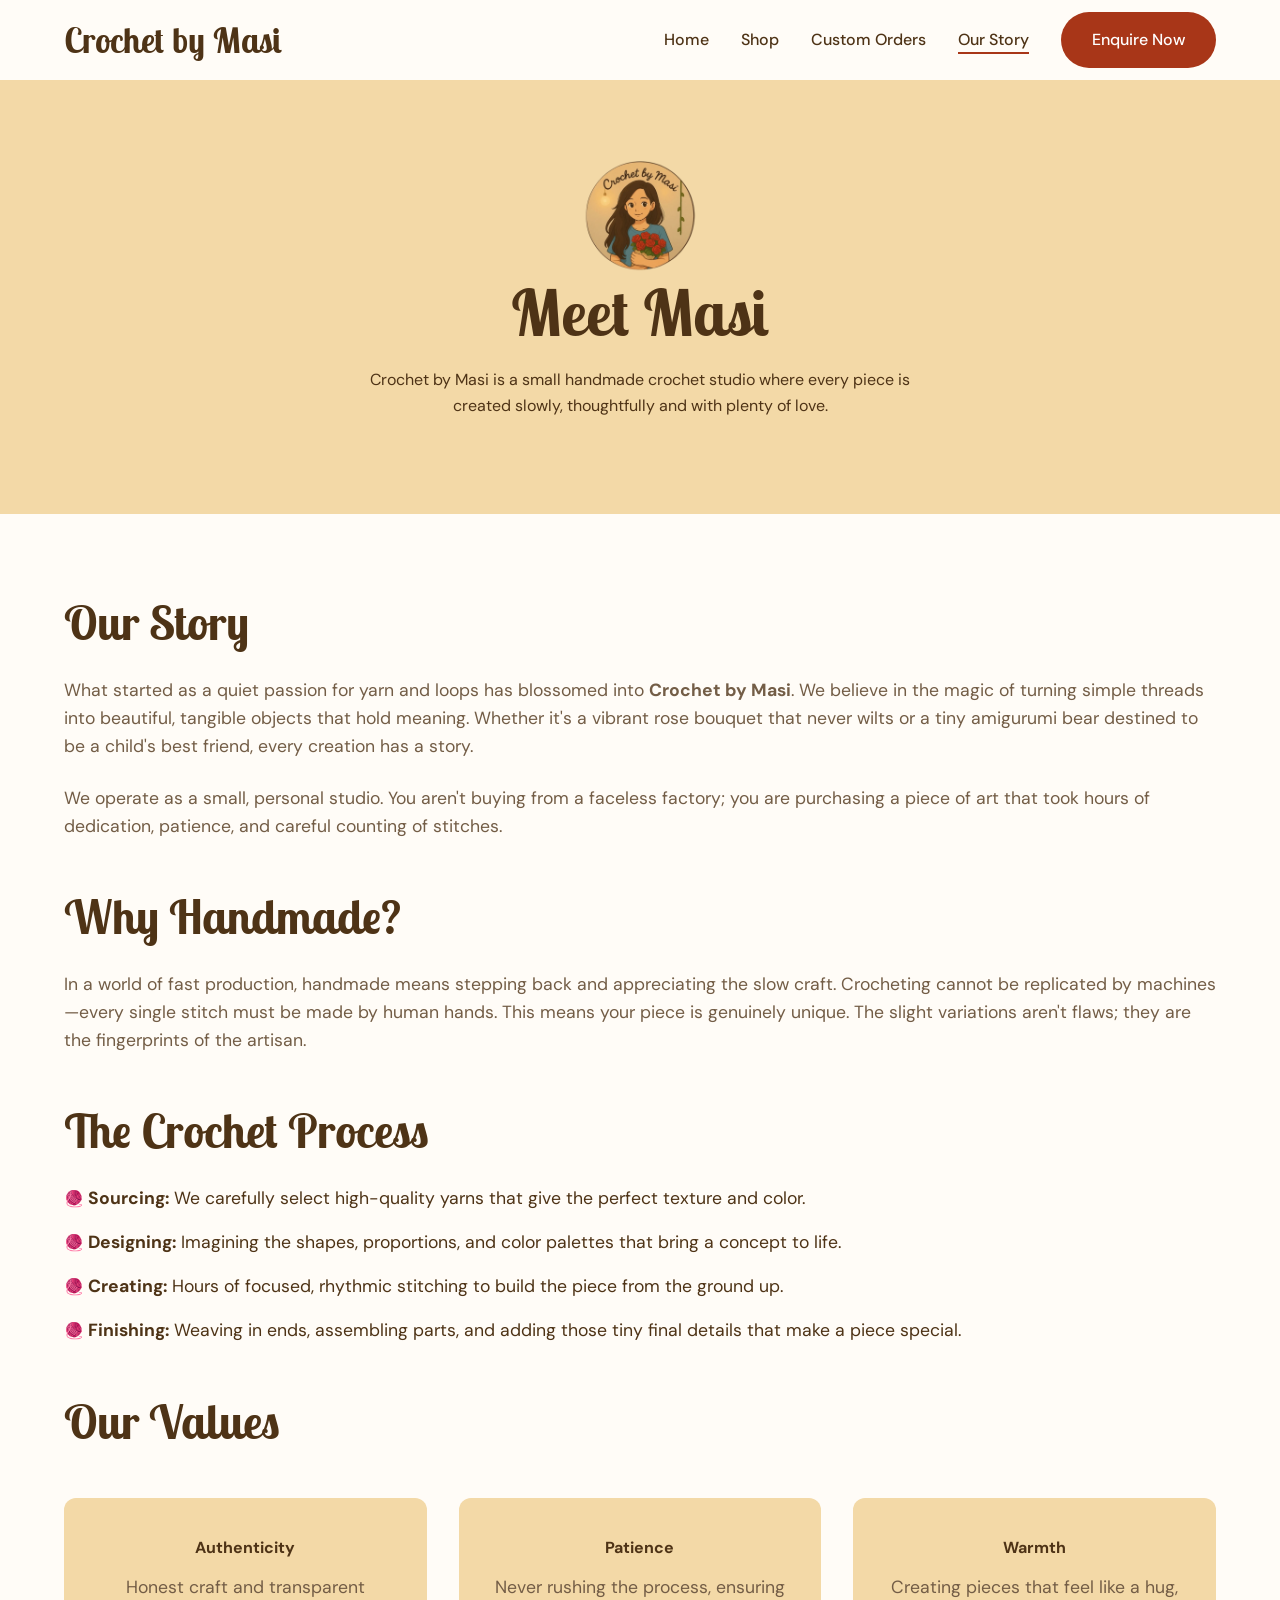
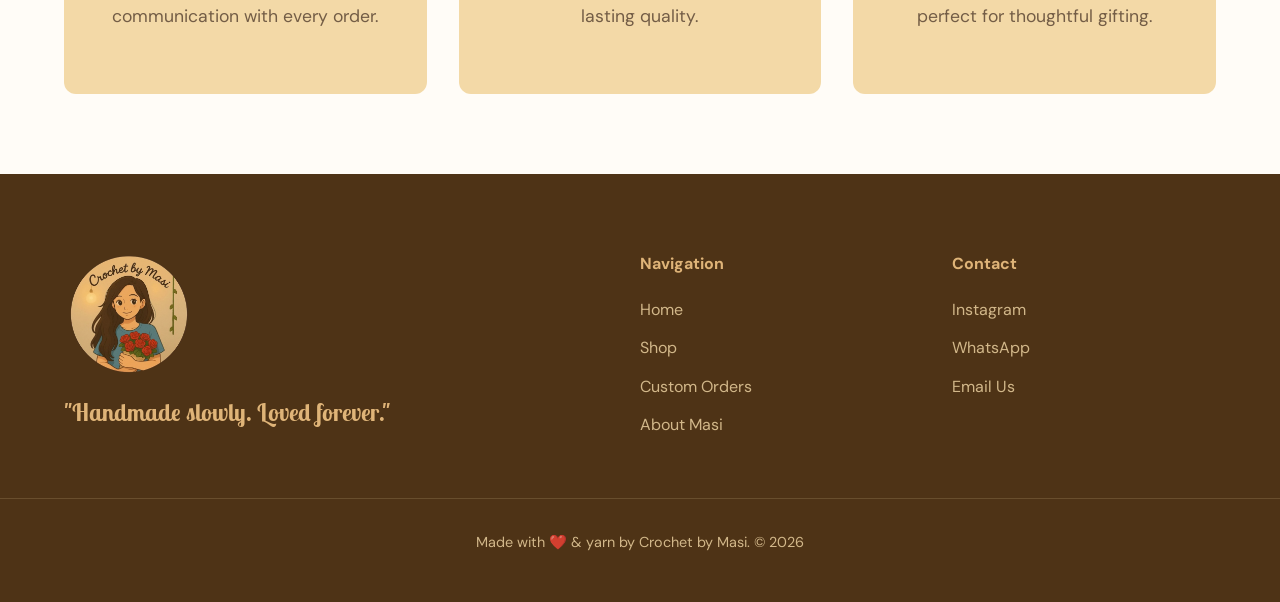
<file: about.html>
<!DOCTYPE html>
<html lang="en">
<head>
    <meta charset="UTF-8">
    <meta name="viewport" content="width=device-width, initial-scale=1.0">
    <title>About Us | Crochet by Masi</title>
    <meta name="description" content="Learn about Masi and our small handmade crochet studio.">
    
    <link rel="preconnect" href="https://fonts.googleapis.com">
    <link rel="preconnect" href="https://fonts.gstatic.com" crossorigin>
    <link href="https://fonts.googleapis.com/css2?family=DM+Sans:opsz,wght@9..40,400;9..40,500;9..40,700&family=Lobster+Two:ital,wght@0,400;0,700;1,400&display=swap" rel="stylesheet">
    
    <link rel="stylesheet" href="css/style.css">
</head>
<body>

    <header class="site-header">
        <div class="container nav-container">
            <a href="index.html" class="logo-link">
    <span class="text-logo">Crochet by Masi</span>
</a>
            
            <button class="menu-toggle" aria-label="Toggle navigation" aria-expanded="false">
                <span class="hamburger"></span>
            </button>

            <nav class="main-nav">
                <ul class="nav-links">
                    <li><a href="index.html">Home</a></li>
                    <li><a href="shop.html">Shop</a></li>
                    <li><a href="custom-order.html">Custom Orders</a></li>
                    <li><a href="about.html" class="active">Our Story</a></li>
                </ul>
                <div class="nav-actions">
                    <a href="custom-order.html" class="btn btn-primary">Enquire Now</a>
                </div>
            </nav>
        </div>
    </header>

    <main class="page-main pt-header">
        
        <section class="about-hero section-padding text-center bg-cream">
            <div class="container">
                <img src="assets/logo/crochet-by-masi.png" alt="Crochet by Masi Logo" class="about-hero-logo mb-3">
                <h1 class="decorative-font">Meet Masi</h1>
                <p class="max-w-600 mx-auto">Crochet by Masi is a small handmade crochet studio where every piece is created slowly, thoughtfully and with plenty of love.</p>
            </div>
        </section>

        <section class="about-story section-padding">
            <div class="container text-content">
                <h2 class="decorative-font mb-3">Our Story</h2>
                <p>What started as a quiet passion for yarn and loops has blossomed into <strong>Crochet by Masi</strong>. We believe in the magic of turning simple threads into beautiful, tangible objects that hold meaning. Whether it's a vibrant rose bouquet that never wilts or a tiny amigurumi bear destined to be a child's best friend, every creation has a story.</p>
                <p>We operate as a small, personal studio. You aren't buying from a faceless factory; you are purchasing a piece of art that took hours of dedication, patience, and careful counting of stitches.</p>

                <h2 class="decorative-font mt-5 mb-3">Why Handmade?</h2>
                <p>In a world of fast production, handmade means stepping back and appreciating the slow craft. Crocheting cannot be replicated by machines—every single stitch must be made by human hands. This means your piece is genuinely unique. The slight variations aren't flaws; they are the fingerprints of the artisan.</p>

                <h2 class="decorative-font mt-5 mb-3">The Crochet Process</h2>
                <ul class="process-list">
                    <li><strong>Sourcing:</strong> We carefully select high-quality yarns that give the perfect texture and color.</li>
                    <li><strong>Designing:</strong> Imagining the shapes, proportions, and color palettes that bring a concept to life.</li>
                    <li><strong>Creating:</strong> Hours of focused, rhythmic stitching to build the piece from the ground up.</li>
                    <li><strong>Finishing:</strong> Weaving in ends, assembling parts, and adding those tiny final details that make a piece special.</li>
                </ul>

                <h2 class="decorative-font mt-5 mb-3">Our Values</h2>
                <div class="values-grid mt-3">
                    <div class="value-card bg-cream">
                        <h4>Authenticity</h4>
                        <p>Honest craft and transparent communication with every order.</p>
                    </div>
                    <div class="value-card bg-cream">
                        <h4>Patience</h4>
                        <p>Never rushing the process, ensuring lasting quality.</p>
                    </div>
                    <div class="value-card bg-cream">
                        <h4>Warmth</h4>
                        <p>Creating pieces that feel like a hug, perfect for thoughtful gifting.</p>
                    </div>
                </div>
            </div>
        </section>

    </main>

    <footer class="site-footer">
        <div class="container footer-container">
            <div class="footer-brand">
                <img src="assets/logo/crochet-by-masi.png" alt="Crochet by Masi" class="footer-logo">
                <p class="decorative-font tagline">"Handmade slowly. Loved forever."</p>
            </div>
            <div class="footer-links">
                <h4>Navigation</h4>
                <ul>
                    <li><a href="index.html">Home</a></li>
                    <li><a href="shop.html">Shop</a></li>
                    <li><a href="custom-order.html">Custom Orders</a></li>
                    <li><a href="about.html">About Masi</a></li>
                </ul>
            </div>
            <div class="footer-contact">
                <h4>Contact</h4>
                <ul>
                    <li><a href="#" class="instagram-link">Instagram</a></li>
                    <li><a href="#" class="whatsapp-link">WhatsApp</a></li>
                    <li><a href="#" class="email-link">Email Us</a></li>
                </ul>
            </div>
        </div>
        <div class="footer-bottom">
            <p>Made with ❤️ & yarn by Crochet by Masi. &copy; <span id="year"></span></p>
        </div>
    </footer>

    <script src="js/script.js"></script>
</body>
</html>
</file>
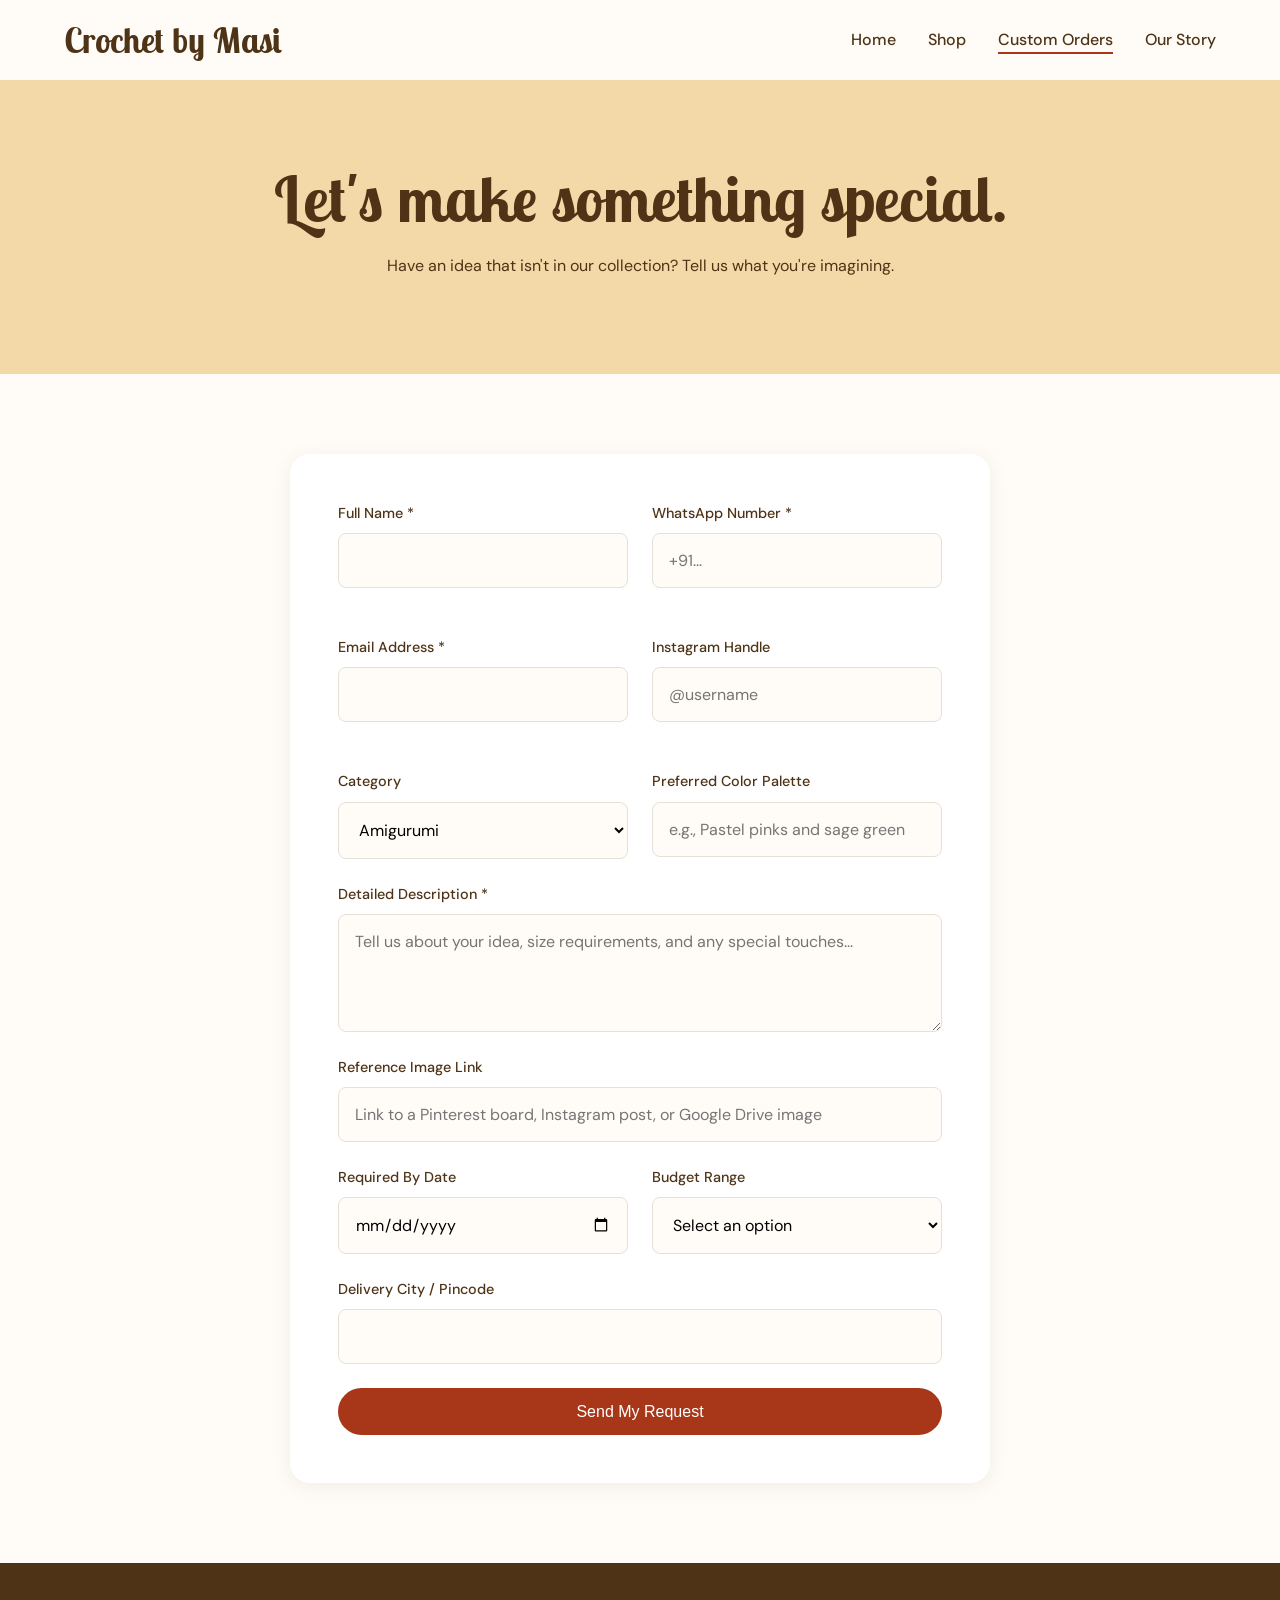
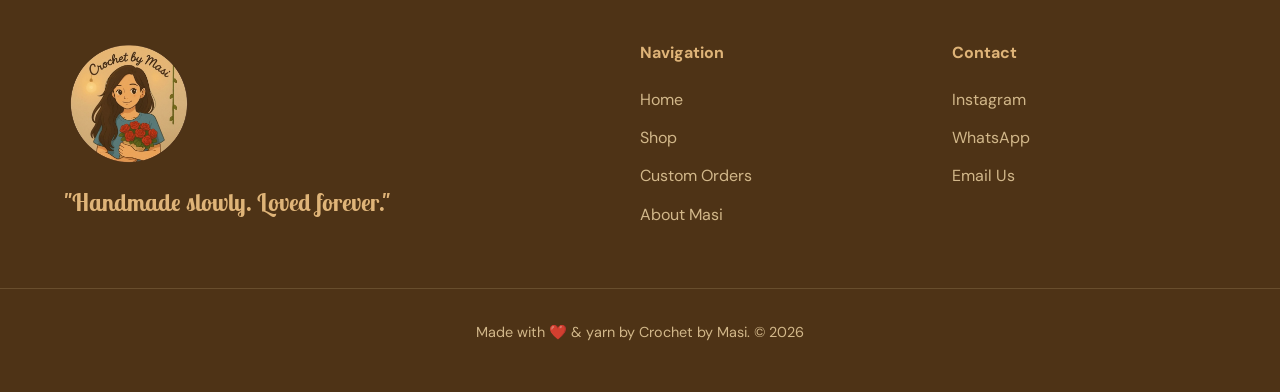
<file: custom-order.html>
<!DOCTYPE html>
<html lang="en">
<head>
    <meta charset="UTF-8">
    <meta name="viewport" content="width=device-width, initial-scale=1.0">
    <title>Custom Orders | Crochet by Masi</title>
    <meta name="description" content="Have an idea that isn't in our collection? Request a custom handmade crochet creation from Crochet by Masi.">
    
    <link rel="preconnect" href="https://fonts.googleapis.com">
    <link rel="preconnect" href="https://fonts.gstatic.com" crossorigin>
    <link href="https://fonts.googleapis.com/css2?family=DM+Sans:opsz,wght@9..40,400;9..40,500;9..40,700&family=Lobster+Two:ital,wght@0,400;0,700;1,400&display=swap" rel="stylesheet">
    
    <link rel="stylesheet" href="css/style.css">
</head>
<body>

    <header class="site-header">
        <div class="container nav-container">
            <a href="index.html" class="logo-link">
                <span class="text-logo">Crochet by Masi</span>
            </a>
            
            <button class="menu-toggle" aria-label="Toggle navigation" aria-expanded="false">
                <span class="hamburger"></span>
            </button>

            <nav class="main-nav">
                <ul class="nav-links">
                    <li><a href="index.html">Home</a></li>
                    <li><a href="shop.html">Shop</a></li>
                    <li><a href="custom-order.html" class="active">Custom Orders</a></li>
                    <li><a href="about.html">Our Story</a></li>
                </ul>
            </nav>
        </div>
    </header>

    <main class="page-main pt-header">
        <div class="page-header text-center bg-cream section-padding">
            <div class="container">
                <h1 class="decorative-font">Let's make something special.</h1>
                <p>Have an idea that isn't in our collection? Tell us what you're imagining.</p>
            </div>
        </div>

        <section class="form-section section-padding">
            <div class="container form-container">
                
                <div id="form-fallback" class="form-fallback hidden text-center">
                    <div class="fallback-card">
                        <h3 class="decorative-font">Online enquiry submission isn't connected yet.</h3>
                        <p>Please contact us directly to discuss your custom creation!</p>
                        <div class="hero-buttons justify-center mt-3">
                            <a href="#" class="btn btn-primary instagram-link">Instagram DM</a>
                            <a href="#" class="btn btn-outline whatsapp-link">WhatsApp</a>
                        </div>
                    </div>
                </div>

                <form id="custom-order-form" class="custom-form">
                    <div class="form-grid">
                        <div class="form-group">
                            <label for="name">Full Name *</label>
                            <input type="text" id="name" name="name" required>
                        </div>
                        <div class="form-group">
                            <label for="whatsapp">WhatsApp Number *</label>
                            <input type="tel" id="whatsapp" name="whatsapp" required placeholder="+91...">
                        </div>
                        <div class="form-group">
                            <label for="email">Email Address *</label>
                            <input type="email" id="email" name="email" required>
                        </div>
                        <div class="form-group">
                            <label for="instagram">Instagram Handle</label>
                            <input type="text" id="instagram" name="instagram" placeholder="@username">
                        </div>
                    </div>

                    <div class="form-grid mt-3">
                        <div class="form-group">
                            <label for="category">Category</label>
                            <select id="category" name="category">
                                <option value="Amigurumi">Amigurumi</option>
                                <option value="Flowers & Bouquets">Flowers & Bouquets</option>
                                <option value="Home Decor">Home Decor</option>
                                <option value="Wearables">Wearables</option>
                                <option value="Other">Other</option>
                            </select>
                        </div>
                        <div class="form-group">
                            <label for="colors">Preferred Color Palette</label>
                            <input type="text" id="colors" name="colors" placeholder="e.g., Pastel pinks and sage green">
                        </div>
                    </div>

                    <div class="form-group">
                        <label for="description">Detailed Description *</label>
                        <textarea id="description" name="description" rows="4" required placeholder="Tell us about your idea, size requirements, and any special touches..."></textarea>
                    </div>
                    
                    <div class="form-group">
                        <label for="reference">Reference Image Link</label>
                        <input type="url" id="reference" name="reference" placeholder="Link to a Pinterest board, Instagram post, or Google Drive image">
                    </div>

                    <div class="form-grid mt-3">
                        <div class="form-group">
                            <label for="date">Required By Date</label>
                            <input type="date" id="date" name="date">
                        </div>
                        <div class="form-group">
                            <label for="budget">Budget Range</label>
                            <select id="budget" name="budget">
                                <option value="">Select an option</option>
                                <option value="Under ₹1,000">Under ₹1,000</option>
                                <option value="₹1,000 - ₹2,500">₹1,000 - ₹2,500</option>
                                <option value="₹2,500 - ₹5,000">₹2,500 - ₹5,000</option>
                                <option value="₹5,000+">₹5,000+</option>
                            </select>
                        </div>
                    </div>
                    
                    <div class="form-group">
                        <label for="location">Delivery City / Pincode</label>
                        <input type="text" id="location" name="location">
                    </div>

                    <button type="submit" class="btn btn-primary btn-block mt-3" id="submit-btn">Send My Request</button>
                    
                    <div id="form-loading" class="form-status hidden mt-3 text-center">
                        <div class="loader-ring mx-auto" style="width: 30px; height: 30px; border-width: 2px;"></div>
                        <p class="small-text mt-2">Sending your request...</p>
                    </div>
                </form>

                <div id="form-success" class="form-success hidden text-center">
                    <h2 class="decorative-font">Your request is with Masi! 🧶❤️</h2>
                    <p>Thank you for reaching out to Crochet by Masi. We'll get back to you shortly to discuss your request, pricing and delivery.</p>
                    <p class="small-text text-muted mb-4">No payment has been made yet.</p>
                    <div class="hero-buttons justify-center">
                        <a href="#" class="btn btn-primary instagram-link">Follow us on Instagram</a>
                        <a href="index.html" class="btn btn-outline">Back to Home</a>
                    </div>
                </div>

            </div>
        </section>
    </main>

    <footer class="site-footer">
        <div class="container footer-container">
            <div class="footer-brand">
                <img src="assets/logo/crochet-by-masi.png" alt="Crochet by Masi" class="footer-logo">
                <p class="decorative-font tagline">"Handmade slowly. Loved forever."</p>
            </div>
            <div class="footer-links">
                <h4>Navigation</h4>
                <ul>
                    <li><a href="index.html">Home</a></li>
                    <li><a href="shop.html">Shop</a></li>
                    <li><a href="custom-order.html">Custom Orders</a></li>
                    <li><a href="about.html">About Masi</a></li>
                </ul>
            </div>
            <div class="footer-contact">
                <h4>Contact</h4>
                <ul>
                    <li><a href="#" class="instagram-link">Instagram</a></li>
                    <li><a href="#" class="whatsapp-link">WhatsApp</a></li>
                    <li><a href="#" class="email-link">Email Us</a></li>
                </ul>
            </div>
        </div>
        <div class="footer-bottom">
            <p>Made with ❤️ & yarn by Crochet by Masi. &copy; <span id="year"></span></p>
        </div>
    </footer>

    <script src="js/script.js"></script>
</body>
</html>
</file>
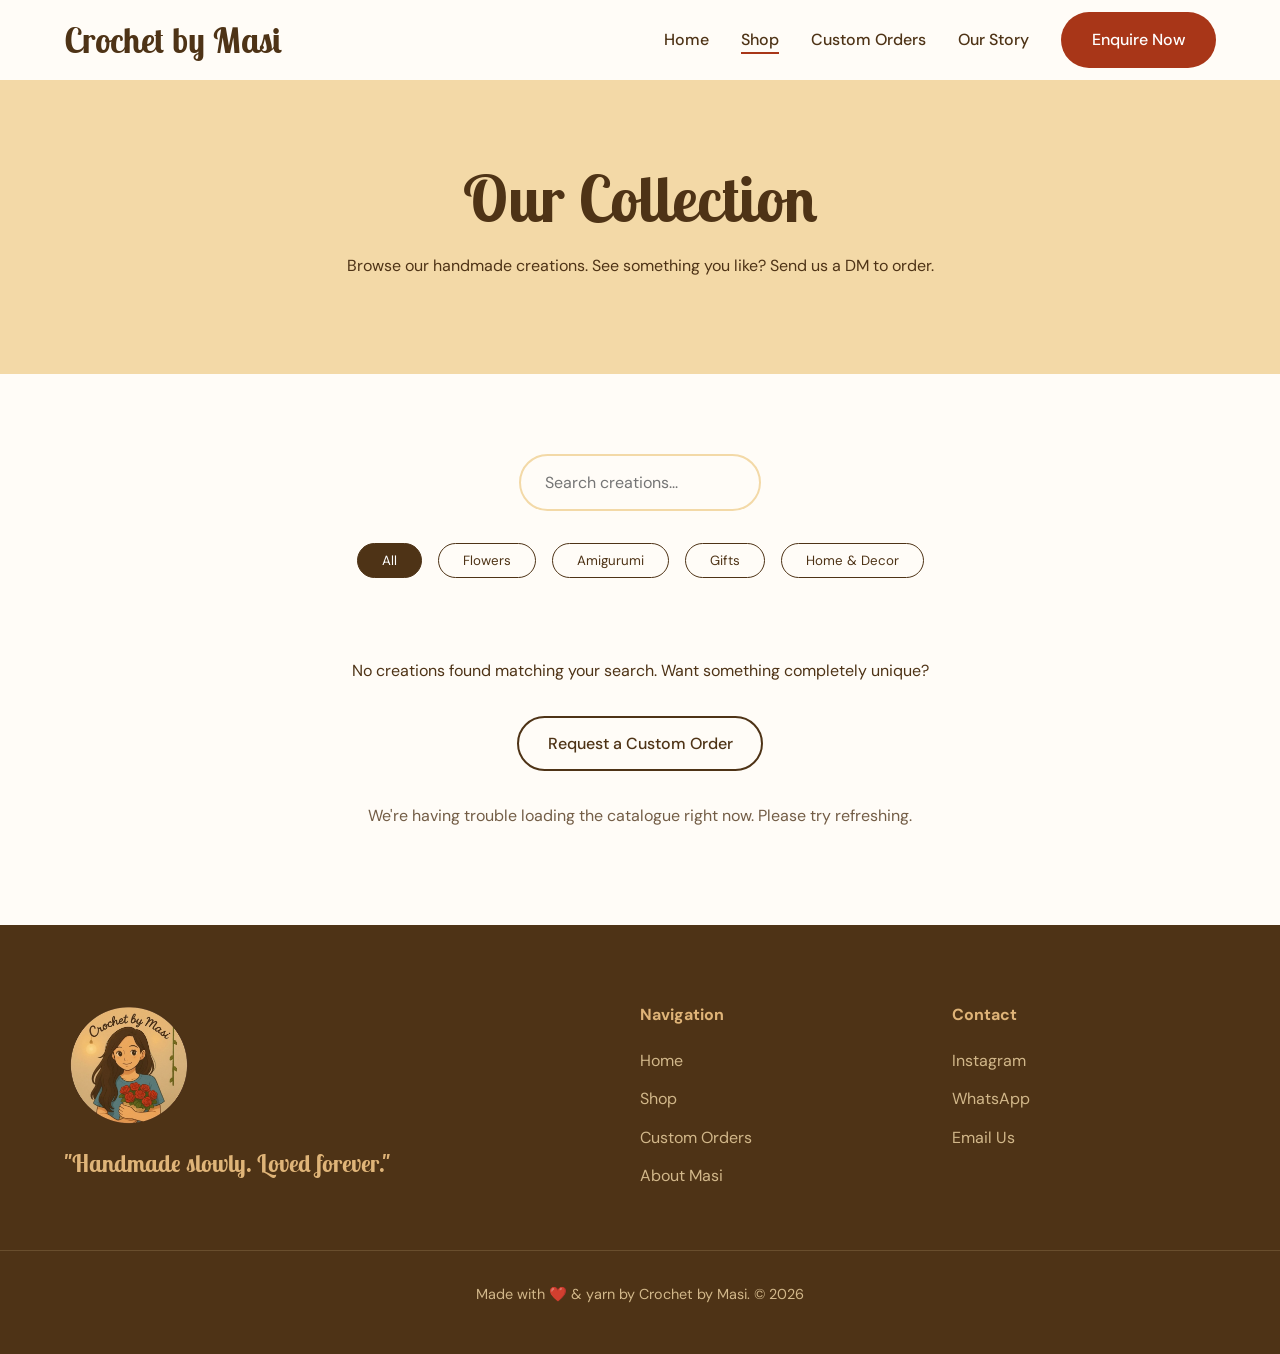
<file: shop.html>
<!DOCTYPE html>
<html lang="en">
<head>
    <meta charset="UTF-8">
    <meta name="viewport" content="width=device-width, initial-scale=1.0">
    <title>Shop | Crochet by Masi</title>
    <meta name="description" content="Browse our catalogue of handmade crochet flowers, amigurumi, home decor, and unique gifts.">
    
    <link rel="preconnect" href="https://fonts.googleapis.com">
    <link rel="preconnect" href="https://fonts.gstatic.com" crossorigin>
    <link href="https://fonts.googleapis.com/css2?family=DM+Sans:opsz,wght@9..40,400;9..40,500;9..40,700&family=Lobster+Two:ital,wght@0,400;0,700;1,400&display=swap" rel="stylesheet">
    
    <link rel="stylesheet" href="css/style.css">
</head>
<body class="shop-page">

    <header class="site-header">
        <div class="container nav-container">
            <a href="index.html" class="logo-link">
    <span class="text-logo">Crochet by Masi</span>
</a>
            
            <button class="menu-toggle" aria-label="Toggle navigation" aria-expanded="false">
                <span class="hamburger"></span>
            </button>

            <nav class="main-nav">
                <ul class="nav-links">
                    <li><a href="index.html">Home</a></li>
                    <li><a href="shop.html" class="active">Shop</a></li>
                    <li><a href="custom-order.html">Custom Orders</a></li>
                    <li><a href="about.html">Our Story</a></li>
                </ul>
                <div class="nav-actions">
                    <a href="custom-order.html" class="btn btn-primary">Enquire Now</a>
                </div>
            </nav>
        </div>
    </header>

    <main class="page-main pt-header">
        <div class="page-header text-center bg-cream section-padding">
            <div class="container">
                <h1 class="decorative-font">Our Collection</h1>
                <p>Browse our handmade creations. See something you like? Send us a DM to order.</p>
            </div>
        </div>

        <section class="shop-section section-padding">
            <div class="container">
                
                <div class="shop-controls">
                    <div class="search-bar">
                        <input type="text" id="product-search" placeholder="Search creations...">
                    </div>
                    <div class="category-filters" id="category-filters">
                        <button class="filter-btn active" data-filter="all">All</button>
                        <button class="filter-btn" data-filter="flowers">Flowers</button>
                        <button class="filter-btn" data-filter="amigurumi">Amigurumi</button>
                        <button class="filter-btn" data-filter="gifts">Gifts</button>
                        <button class="filter-btn" data-filter="home">Home & Decor</button>
                    </div>
                </div>

                <!-- Populated by JavaScript -->
                <div id="shop-products-grid" class="product-grid">
                    <div class="loader-overlay" id="shop-loader">
                        <div class="loader-ring"></div>
                        <p class="small-text decorative-font">Loading creations...</p>
                    </div>
                </div>
                
                <div id="no-products-msg" class="text-center mt-4 hidden">
                    <p>No creations found matching your search. Want something completely unique?</p>
                    <a href="custom-order.html" class="btn btn-outline mt-2">Request a Custom Order</a>
                </div>
                
                <div id="fetch-error-msg" class="text-center mt-4 hidden">
                    <p class="text-muted">We're having trouble loading the catalogue right now. Please try refreshing.</p>
                </div>

            </div>
        </section>
    </main>

    <footer class="site-footer">
        <div class="container footer-container">
            <div class="footer-brand">
                <img src="assets/logo/crochet-by-masi.png" alt="Crochet by Masi" class="footer-logo">
                <p class="decorative-font tagline">"Handmade slowly. Loved forever."</p>
            </div>
            <div class="footer-links">
                <h4>Navigation</h4>
                <ul>
                    <li><a href="index.html">Home</a></li>
                    <li><a href="shop.html">Shop</a></li>
                    <li><a href="custom-order.html">Custom Orders</a></li>
                    <li><a href="about.html">About Masi</a></li>
                </ul>
            </div>
            <div class="footer-contact">
                <h4>Contact</h4>
                <ul>
                    <li><a href="#" class="instagram-link">Instagram</a></li>
                    <li><a href="#" class="whatsapp-link">WhatsApp</a></li>
                    <li><a href="#" class="email-link">Email Us</a></li>
                </ul>
            </div>
        </div>
        <div class="footer-bottom">
            <p>Made with ❤️ & yarn by Crochet by Masi. &copy; <span id="year"></span></p>
        </div>
    </footer>

    <script src="js/script.js"></script>
</body>
</html>
</file>
<file: css/style.css>
/* ========================================
   CSS VARIABLES - BRAND PALETTE
======================================== */
:root {
    /* Brand Colors */
    --clr-cream: #F3D9A7;
    --clr-cocoa: #4E3316;
    --clr-terracotta: #A83618;
    --clr-sage: #587472;
    --clr-green: #7A9635;
    --clr-golden: #DFB478;
    
    /* Functional Colors */
    --clr-background: #FFFCF7; /* Very light warm off-white for main body */
    --clr-surface: #FFFFFF;
    --clr-text-main: #4E3316; /* Cocoa */
    --clr-text-light: #735D46;
    
    /* Typography */
    --font-main: 'DM Sans', sans-serif;
    --font-decorative: 'Lobster Two', cursive;
    
    /* Transitions & Shadows */
    --transition: 0.3s ease;
    --shadow-soft: 0 4px 20px rgba(78, 51, 22, 0.08);
}

/* ========================================
   RESET & BASE
======================================== */
*, *::before, *::after {
    box-sizing: border-box;
    margin: 0;
    padding: 0;
}

html {
    scroll-behavior: smooth;
}

body {
    font-family: var(--font-main);
    color: var(--clr-text-main);
    background-color: var(--clr-background);
    line-height: 1.6;
    -webkit-font-smoothing: antialiased;
}

img {
    max-width: 100%;
    display: block;
}

a {
    color: inherit;
    text-decoration: none;
    transition: var(--transition);
}

ul {
    list-style: none;
}

/* ========================================
   TYPOGRAPHY & UTILITIES
======================================== */
.decorative-font {
    font-family: var(--font-decorative);
    font-weight: 700;
}

h1, h2, h3, h4 {
    color: var(--clr-cocoa);
    margin-bottom: 1rem;
    line-height: 1.2;
}

h1 { font-size: clamp(2.5rem, 5vw, 4rem); }
h2 { font-size: clamp(2rem, 4vw, 3rem); }
h3 { font-size: 1.5rem; }

p { margin-bottom: 1rem; }

.container {
    width: 90%;
    max-width: 1200px;
    margin: 0 auto;
}

.section-padding { padding: 5rem 0; }
.text-center { text-align: center; }
.mb-3 { margin-bottom: 1.5rem; }
.mb-4 { margin-bottom: 2rem; }
.mt-2 { margin-top: 1rem; }
.mt-3 { margin-top: 1.5rem; }
.mt-4 { margin-top: 2rem; }
.mt-5 { margin-top: 3rem; }
.mx-auto { margin-left: auto; margin-right: auto; }
.max-w-600 { max-width: 600px; }
.justify-center { justify-content: center; }
.hidden { display: none !important; }

.bg-cream { background-color: var(--clr-cream); }
.text-muted { color: var(--clr-text-light); }
.small-text { font-size: 0.875rem; }

/* ========================================
   BUTTONS
======================================== */
.btn {
    display: inline-flex;
    align-items: center;
    justify-content: center;
    padding: 0.8rem 1.8rem;
    border-radius: 50px;
    font-weight: 500;
    font-size: 1rem;
    cursor: pointer;
    border: 2px solid transparent;
    transition: transform 0.2s, background-color 0.3s, box-shadow 0.3s;
}

.btn:active { transform: scale(0.98); }

.btn-primary {
    background-color: var(--clr-terracotta);
    color: white;
}

.btn-primary:hover {
    background-color: #8A2B12;
    box-shadow: 0 4px 15px rgba(168, 54, 24, 0.3);
}

.btn-outline {
    background-color: transparent;
    border-color: var(--clr-cocoa);
    color: var(--clr-cocoa);
}

.btn-outline:hover {
    background-color: var(--clr-cocoa);
    color: white;
}

.btn-block {
    width: 100%;
    display: block;
}

/* ========================================
   HEADER & NAVIGATION
======================================== */
.site-header {
    background-color: var(--clr-background);
    position: fixed;
    top: 0;
    left: 0;
    width: 100%;
    z-index: 1000;
    transition: box-shadow 0.3s, background-color 0.3s;
}

.site-header.scrolled {
    background-color: rgba(255, 252, 247, 0.95);
    backdrop-filter: blur(10px);
    box-shadow: var(--shadow-soft);
}

.nav-container {
    display: flex;
    justify-content: space-between;
    align-items: center;
    height: 80px;
}

.brand-logo {
    height: 60px;
    width: auto;
}

.main-nav {
    display: flex;
    align-items: center;
    gap: 2rem;
}

.nav-links {
    display: flex;
    gap: 2rem;
}

.nav-links a {
    font-weight: 500;
    position: relative;
}

.nav-links a::after {
    content: '';
    position: absolute;
    bottom: -4px;
    left: 0;
    width: 0%;
    height: 2px;
    background-color: var(--clr-terracotta);
    transition: var(--transition);
}

.nav-links a:hover::after,
.nav-links a.active::after {
    width: 100%;
}

.nav-actions {
    display: flex;
    align-items: center;
    gap: 1.5rem;
}

.social-icon {
    display: flex;
    align-items: center;
    color: var(--clr-cocoa);
}
.social-icon:hover { color: var(--clr-terracotta); }

.menu-toggle {
    display: none;
    background: transparent;
    border: none;
    cursor: pointer;
    width: 30px;
    height: 20px;
    position: relative;
    z-index: 1001;
}

.hamburger, .hamburger::before, .hamburger::after {
    content: '';
    display: block;
    width: 100%;
    height: 2px;
    background-color: var(--clr-cocoa);
    position: absolute;
    transition: var(--transition);
}

.hamburger { top: 9px; }
.hamburger::before { top: -9px; }
.hamburger::after { bottom: -9px; }

.menu-toggle.active .hamburger { background: transparent; }
.menu-toggle.active .hamburger::before { transform: rotate(45deg); top: 0; }
.menu-toggle.active .hamburger::after { transform: rotate(-45deg); bottom: 0; }

.pt-header { padding-top: 80px; }

/* ========================================
   HERO SECTION
======================================== */
.hero {
    min-height: 100vh;
    display: flex;
    align-items: center;
    padding-top: 80px;
    background: linear-gradient(135deg, var(--clr-cream) 0%, var(--clr-background) 100%);
}

.hero-container {
    display: grid;
    grid-template-columns: 1fr 1fr;
    gap: 4rem;
    align-items: center;
}

.hero-buttons {
    display: flex;
    gap: 1rem;
    flex-wrap: wrap;
    margin-top: 2rem;
}

.hero-image-wrapper {
    position: relative;
    border-radius: 20px;
    overflow: hidden;
    box-shadow: var(--shadow-soft);
}

.hero-img {
    width: 100%;
    height: 600px;
    object-fit: cover;
}

.hero-badge {
    position: absolute;
    bottom: -30px;
    right: -30px;
    width: 150px;
    height: 150px;
    background: var(--clr-surface);
    border-radius: 50%;
    display: flex;
    align-items: center;
    justify-content: center;
    box-shadow: 0 10px 30px rgba(0,0,0,0.1);
    padding: 1.5rem;
}

/* ========================================
   PRODUCT CARDS
======================================== */
.product-grid {
    display: grid;
    grid-template-columns: repeat(auto-fill, minmax(280px, 1fr));
    gap: 2rem;
    margin-top: 3rem;
}

.product-card {
    background: var(--clr-surface);
    border-radius: 12px;
    overflow: hidden;
    box-shadow: 0 2px 10px rgba(78, 51, 22, 0.05);
    transition: transform 0.3s, box-shadow 0.3s;
    display: flex;
    flex-direction: column;
}

.product-card:hover {
    transform: translateY(-5px);
    box-shadow: var(--shadow-soft);
}

.product-img-wrapper {
    position: relative;
    padding-top: 100%; /* 1:1 Aspect Ratio */
    background-color: var(--clr-cream);
}

.product-img {
    position: absolute;
    top: 0;
    left: 0;
    width: 100%;
    height: 100%;
    object-fit: cover;
}

.product-badge {
    position: absolute;
    top: 10px;
    left: 10px;
    background: var(--clr-terracotta);
    color: white;
    font-size: 0.75rem;
    padding: 0.25rem 0.75rem;
    border-radius: 20px;
    font-weight: 700;
    text-transform: uppercase;
}

.product-info {
    padding: 1.5rem;
    display: flex;
    flex-direction: column;
    flex-grow: 1;
}

.product-title {
    font-size: 1.25rem;
    margin-bottom: 0.5rem;
}

.product-desc {
    color: var(--clr-text-light);
    font-size: 0.9rem;
    margin-bottom: 1rem;
    flex-grow: 1;
}

.product-footer {
    display: flex;
    justify-content: space-between;
    align-items: center;
    margin-bottom: 1rem;
}

.product-price {
    font-weight: 700;
    color: var(--clr-cocoa);
    font-size: 1.1rem;
}

/* ========================================
   CATEGORIES
======================================== */
.category-grid {
    display: grid;
    grid-template-columns: repeat(2, 1fr);
    gap: 1.5rem;
}

.category-card {
    background: var(--clr-surface);
    padding: 3rem 2rem;
    border-radius: 16px;
    text-align: center;
    border: 2px solid transparent;
    transition: var(--transition);
}

.category-card:hover {
    border-color: var(--clr-golden);
    box-shadow: var(--shadow-soft);
}

.category-card h3 { font-size: 1.8rem; margin-bottom: 0.5rem; }
.text-link {
    color: var(--clr-terracotta);
    font-weight: 700;
    font-size: 0.9rem;
}

/* ========================================
   HOW IT WORKS & VALUES
======================================== */
.steps-grid, .values-grid {
    display: grid;
    grid-template-columns: repeat(auto-fit, minmax(220px, 1fr));
    gap: 2rem;
    margin-top: 3rem;
}

.step-card {
    text-align: center;
    padding: 2rem 1.5rem;
}

.step-number {
    font-size: 4rem;
    color: var(--clr-golden);
    opacity: 0.5;
    line-height: 1;
    margin-bottom: 1rem;
}

.value-card {
    padding: 2.5rem 2rem;
    border-radius: 12px;
    text-align: center;
}

/* ========================================
   MEET MASI
======================================== */
.meet-masi-container {
    display: grid;
    grid-template-columns: 1fr 2fr;
    gap: 4rem;
    align-items: center;
}

.meet-masi-image {
    background: var(--clr-surface);
    padding: 2rem;
    border-radius: 50%;
    box-shadow: var(--shadow-soft);
}

/* ========================================
   INSTAGRAM GRID
======================================== */
.insta-grid {
    display: grid;
    grid-template-columns: repeat(4, 1fr);
    gap: 1rem;
}

.insta-item {
    aspect-ratio: 1;
    background-color: var(--clr-cream);
    background-image: url('https://images.unsplash.com/photo-1584992236310-6edddc08acff?q=80&w=400&auto=format&fit=crop');
    background-size: cover;
    background-position: center;
    border-radius: 8px;
}

.insta-item:nth-child(2) { background-image: url('https://images.unsplash.com/photo-1628157732272-2d8c90ebdb5c?q=80&w=400&auto=format&fit=crop'); }
.insta-item:nth-child(3) { background-image: url('https://images.unsplash.com/photo-1520986606214-8b456906c813?q=80&w=400&auto=format&fit=crop'); }
.insta-item:nth-child(4) { background-image: url('https://images.unsplash.com/photo-1616874535244-73aea5daadb4?q=80&w=400&auto=format&fit=crop'); }

/* ========================================
   SHOP CONTROLS
======================================== */
.shop-controls {
    display: flex;
    flex-direction: column;
    align-items: center;
    gap: 2rem;
    margin-bottom: 3rem;
}

.search-bar input {
    width: 100%;
    max-width: 400px;
    padding: 1rem 1.5rem;
    border: 2px solid var(--clr-cream);
    border-radius: 50px;
    font-family: inherit;
    font-size: 1rem;
    outline: none;
    transition: var(--transition);
}

.search-bar input:focus { border-color: var(--clr-golden); }

.category-filters {
    display: flex;
    gap: 1rem;
    flex-wrap: wrap;
    justify-content: center;
}

.filter-btn {
    background: transparent;
    border: 1px solid var(--clr-cocoa);
    padding: 0.5rem 1.5rem;
    border-radius: 50px;
    cursor: pointer;
    font-family: inherit;
    color: var(--clr-cocoa);
    transition: var(--transition);
}

.filter-btn.active, .filter-btn:hover {
    background: var(--clr-cocoa);
    color: white;
}

/* ========================================
   FORMS
======================================== */
.form-container {
    max-width: 700px;
}

.custom-form {
    background: var(--clr-surface);
    padding: 3rem;
    border-radius: 20px;
    box-shadow: var(--shadow-soft);
}

.form-grid {
    display: grid;
    grid-template-columns: 1fr 1fr;
    gap: 1.5rem;
}

.form-group {
    margin-bottom: 1.5rem;
    display: flex;
    flex-direction: column;
}

label {
    font-weight: 500;
    margin-bottom: 0.5rem;
    font-size: 0.9rem;
}

input, select, textarea {
    padding: 1rem;
    border: 1px solid #E5E0D8;
    border-radius: 8px;
    font-family: inherit;
    font-size: 1rem;
    background: var(--clr-background);
    outline: none;
    transition: border-color 0.3s;
}

input:focus, select:focus, textarea:focus {
    border-color: var(--clr-terracotta);
}

.form-fallback, .form-success {
    background: var(--clr-surface);
    padding: 4rem 2rem;
    border-radius: 20px;
    box-shadow: var(--shadow-soft);
    margin-bottom: 2rem;
}

/* ========================================
   ABOUT PAGE
======================================== */
.about-hero-logo {
    width: 120px;
    margin: 0 auto;
}

.text-content p {
    font-size: 1.1rem;
    margin-bottom: 1.5rem;
    color: var(--clr-text-light);
}

.process-list li {
    margin-bottom: 1rem;
    font-size: 1.1rem;
    padding-left: 1.5rem;
    position: relative;
}

.process-list li::before {
    content: '🧶';
    position: absolute;
    left: 0;
    top: 2px;
    font-size: 1rem;
}

/* ========================================
   FOOTER
======================================== */
.site-footer {
    background-color: var(--clr-cocoa);
    color: var(--clr-cream);
    padding: 5rem 0 2rem;
}

.footer-container {
    display: grid;
    grid-template-columns: 2fr 1fr 1fr;
    gap: 3rem;
    margin-bottom: 3rem;
}

.footer-logo {
    width: 100px;
    margin-bottom: 1rem;
    background: var(--clr-surface);
    border-radius: 50%;
    padding: 0.5rem;
}

.footer-brand .tagline {
    font-size: 1.5rem;
    color: var(--clr-golden);
}

.site-footer h4 {
    color: var(--clr-golden);
    margin-bottom: 1.5rem;
}

.site-footer ul li { margin-bottom: 0.8rem; }
.site-footer a { color: var(--clr-cream); opacity: 0.8; }
.site-footer a:hover { opacity: 1; color: white; }

.footer-bottom {
    text-align: center;
    padding-top: 2rem;
    border-top: 1px solid rgba(243, 217, 167, 0.2);
    font-size: 0.9rem;
    opacity: 0.8;
}

/* ========================================
   RESPONSIVE (MEDIA QUERIES)
======================================== */
@media (max-width: 1024px) {
    .hero-container { gap: 2rem; }
    .hero-img { height: 500px; }
}

@media (max-width: 768px) {
    .menu-toggle { display: block; }
    
    .main-nav {
        position: fixed;
        top: 80px;
        left: 0;
        width: 100%;
        background-color: var(--clr-background);
        flex-direction: column;
        padding: 2rem;
        box-shadow: var(--shadow-soft);
        transform: translateY(-150%);
        transition: transform 0.4s ease;
        z-index: 999;
    }
    
    .main-nav.active { transform: translateY(0); }
    .nav-links { flex-direction: column; align-items: center; width: 100%; gap: 1.5rem; }
    .nav-actions { flex-direction: column; width: 100%; margin-top: 2rem; }
    
    .hero-container, .meet-masi-container { grid-template-columns: 1fr; text-align: center; }
    .hero-buttons { justify-content: center; }
    .hero-visual { order: -1; margin-bottom: 2rem; }
    .hero-badge { display: none; }
    
    .category-grid, .footer-container { grid-template-columns: 1fr; gap: 2rem; }
    .form-grid { grid-template-columns: 1fr; }
    .insta-grid { grid-template-columns: repeat(2, 1fr); }
}

@media (max-width: 480px) {
    .product-grid { grid-template-columns: 1fr; }
    h1 { font-size: 2.2rem; }
    .custom-form { padding: 1.5rem; }
}

/* ========================================
   PREFERS REDUCED MOTION
======================================== */
@media (prefers-reduced-motion: reduce) {
    *, *::before, *::after {
        animation-duration: 0.01ms !important;
        animation-iteration-count: 1 !important;
        transition-duration: 0.01ms !important;
        scroll-behavior: auto !important;
    }
}

/* ========================================
   LOADING SPINNER (SaaS-Style Kinetic)
======================================== */
.loader-overlay {
    grid-column: 1 / -1; /* spans the entire grid */
    display: flex;
    flex-direction: column;
    align-items: center;
    justify-content: center;
    padding: 4rem 0;
    background: rgba(255, 252, 247, 0.6);
    backdrop-filter: blur(8px);
    -webkit-backdrop-filter: blur(8px);
    border-radius: 12px;
    opacity: 1;
    visibility: visible;
    transition: opacity 0.4s cubic-bezier(0.4, 0, 0.2, 1), visibility 0.4s;
    min-height: 250px;
}

.loader-overlay.hidden {
    opacity: 0;
    visibility: hidden;
    position: absolute; /* removes it from flow quickly */
    pointer-events: none;
}

.loader-ring {
    width: 45px;
    height: 45px;
    border: 3px solid var(--clr-cream);
    border-top-color: var(--clr-terracotta);
    border-radius: 50%;
    animation: spin 0.8s cubic-bezier(0.6, 0.2, 0.4, 0.8) infinite;
    margin-bottom: 1rem;
}

.loader-overlay p {
    color: var(--clr-cocoa);
    font-size: 1.2rem;
    margin: 0;
    letter-spacing: 0.5px;
}

@keyframes spin {
    to { transform: rotate(360deg); }
}

/* ========================================
   LOGO WHITE SPACE FIXES
======================================== */
/* Remove the white background and padding from all image logo containers */
.hero-badge, 
.meet-masi-image, 
.footer-logo {
    background: transparent !important;
    padding: 0 !important;
    box-shadow: none !important;
    overflow: hidden;
}

/* Scale the image up slightly so it fills the circle and hides transparent edges */
.hero-badge img, 
.meet-masi-image img {
    width: 100%;
    height: 100%;
    object-fit: cover;
    transform: scale(1.15); 
}

/* Adjust footer logo size since we removed the padding */
.footer-logo {
    width: 130px !important; 
}

/* ========================================
   HEADER TEXT LOGO & WOVEN ANIMATION
======================================== */
.text-logo {
    font-family: var(--font-decorative);
    font-size: 2.2rem;
    font-weight: 700;
    color: var(--clr-cocoa);
    text-decoration: none;
    display: inline-block;
    white-space: nowrap;
    
    /* Left-to-right "thread pull" reveal animation */
    clip-path: polygon(0 0, 0 0, 0 100%, 0 100%);
    animation: weaveReveal 1.2s cubic-bezier(0.4, 0, 0.2, 1) forwards;
}

@keyframes weaveReveal {
    0% { clip-path: polygon(0 0, 0 0, 0 100%, 0 100%); }
    100% { clip-path: polygon(0 0, 100% 0, 100% 100%, 0 100%); }
}

/* Make sure the text scales down nicely on mobile screens */
@media (max-width: 480px) {
    .text-logo {
        font-size: 1.8rem;
    }
}

/* ========================================
   PRODUCT CARD ICON BUTTONS
======================================== */
.btn-icon {
    width: 42px;
    height: 42px;
    border-radius: 50%;
    display: flex;
    align-items: center;
    justify-content: center;
    transition: transform 0.3s cubic-bezier(0.4, 0, 0.2, 1), box-shadow 0.3s, background-color 0.3s;
    border: 2px solid transparent;
    color: var(--clr-cocoa);
}

.ig-icon {
    border-color: var(--clr-cocoa);
    background-color: transparent;
}

.ig-icon:hover {
    background-color: var(--clr-cocoa);
    color: white;
    transform: translateY(-3px) scale(1.05);
    box-shadow: 0 5px 15px rgba(78, 51, 22, 0.2);
}

.wa-icon {
    background-color: var(--clr-terracotta);
    color: white;
}

.wa-icon:hover {
    background-color: #8A2B12;
    transform: translateY(-3px) scale(1.05);
    box-shadow: 0 5px 15px rgba(168, 54, 24, 0.3);
}
</file>
